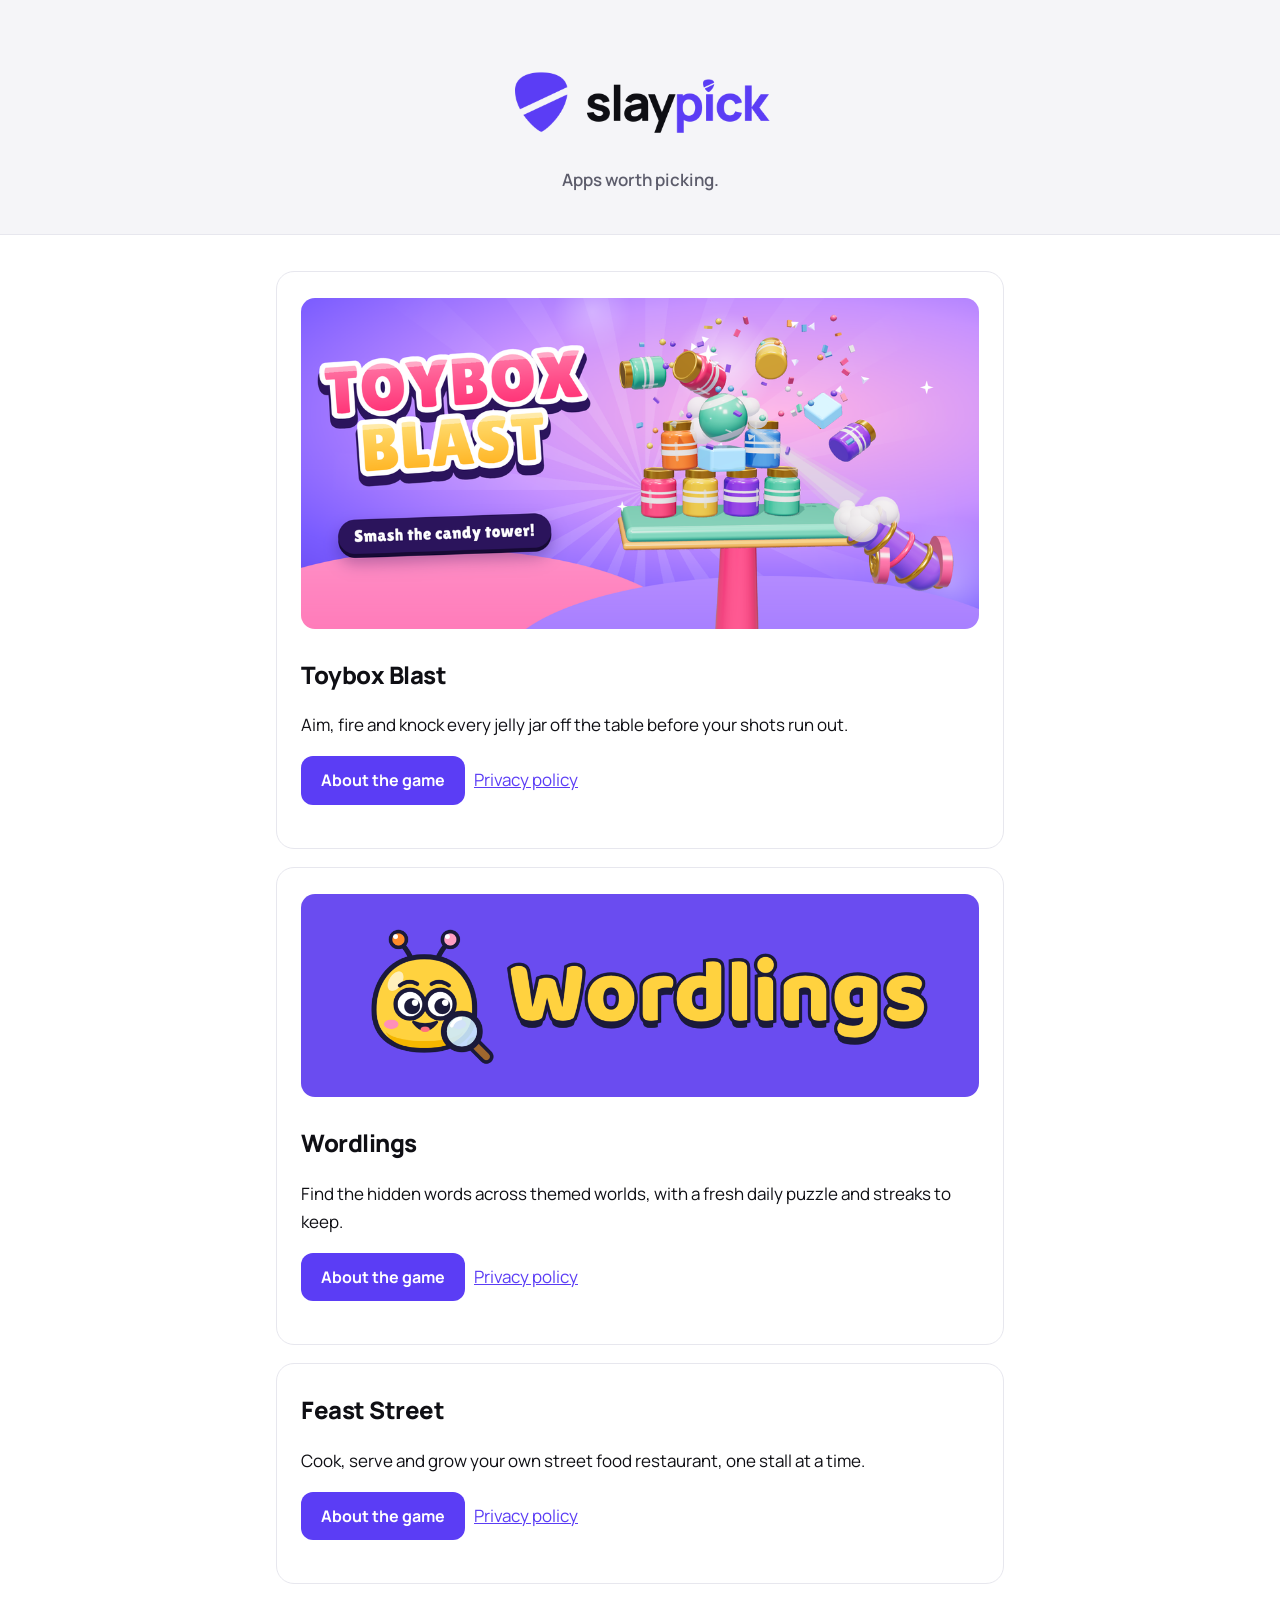
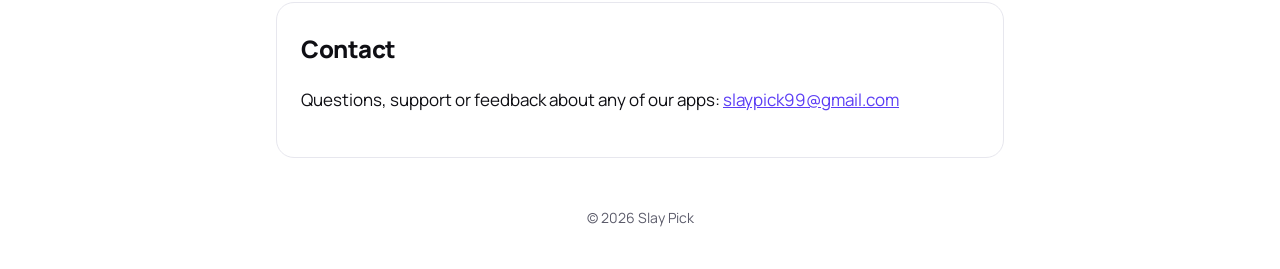
<file: index.html>
<!doctype html>
<html lang="en"><head><meta charset="utf-8"><meta name="viewport" content="width=device-width,initial-scale=1">
<title>Slay Pick</title><meta name="description" content="Slay Pick builds apps worth picking: games, utilities and more.">
<link rel="preconnect" href="https://fonts.googleapis.com"><link href="https://fonts.googleapis.com/css2?family=Manrope:wght@500;600;700;800&display=swap" rel="stylesheet"><link rel="stylesheet" href="/style.css"><link rel="icon" href="/favicon.png"><link rel="apple-touch-icon" href="/apple-touch-icon.png"></head>
<body>
<header><img class="brand logo-light" src="/logo.png" alt="Slay Pick"><img class="brand logo-dark" src="/logo-dark.png" alt="Slay Pick"><p>Apps worth picking.</p></header>
<main>
  <!-- One card per app. To add an app: copy this card, make a folder like /my-app/ with index.html + privacy.html -->
  <div class="card">
    <img class="feature" src="/toybox-blast/feature.png" alt="Toybox Blast: a candy cannon blasting a tower of jelly jars">
    <h2>Toybox Blast</h2>
    <p>Aim, fire and knock every jelly jar off the table before your shots run out.</p>
    <p><a class="btn" href="/toybox-blast">About the game</a> &nbsp; <a href="/toybox-blast/privacy">Privacy policy</a></p>
  </div>
  <div class="card">
    <img class="feature" src="/wordlings/feature.png" alt="Wordlings: the yellow Wordling mascot holding a magnifying glass">
    <h2>Wordlings</h2>
    <p>Find the hidden words across themed worlds, with a fresh daily puzzle and streaks to keep.</p>
    <p><a class="btn" href="/wordlings">About the game</a> &nbsp; <a href="/wordlings/privacy">Privacy policy</a></p>
  </div>
  <div class="card">
    <h2>Feast Street</h2>
    <p>Cook, serve and grow your own street food restaurant, one stall at a time.</p>
    <p><a class="btn" href="/feast-street">About the game</a> &nbsp; <a href="/feast-street/privacy">Privacy policy</a></p>
  </div>
  <div class="card">
    <h2>Contact</h2>
    <p>Questions, support or feedback about any of our apps: <a href="mailto:slaypick99@gmail.com">slaypick99@gmail.com</a></p>
  </div>
</main>
<footer>© 2026 Slay Pick</footer>
</body></html>
</file>
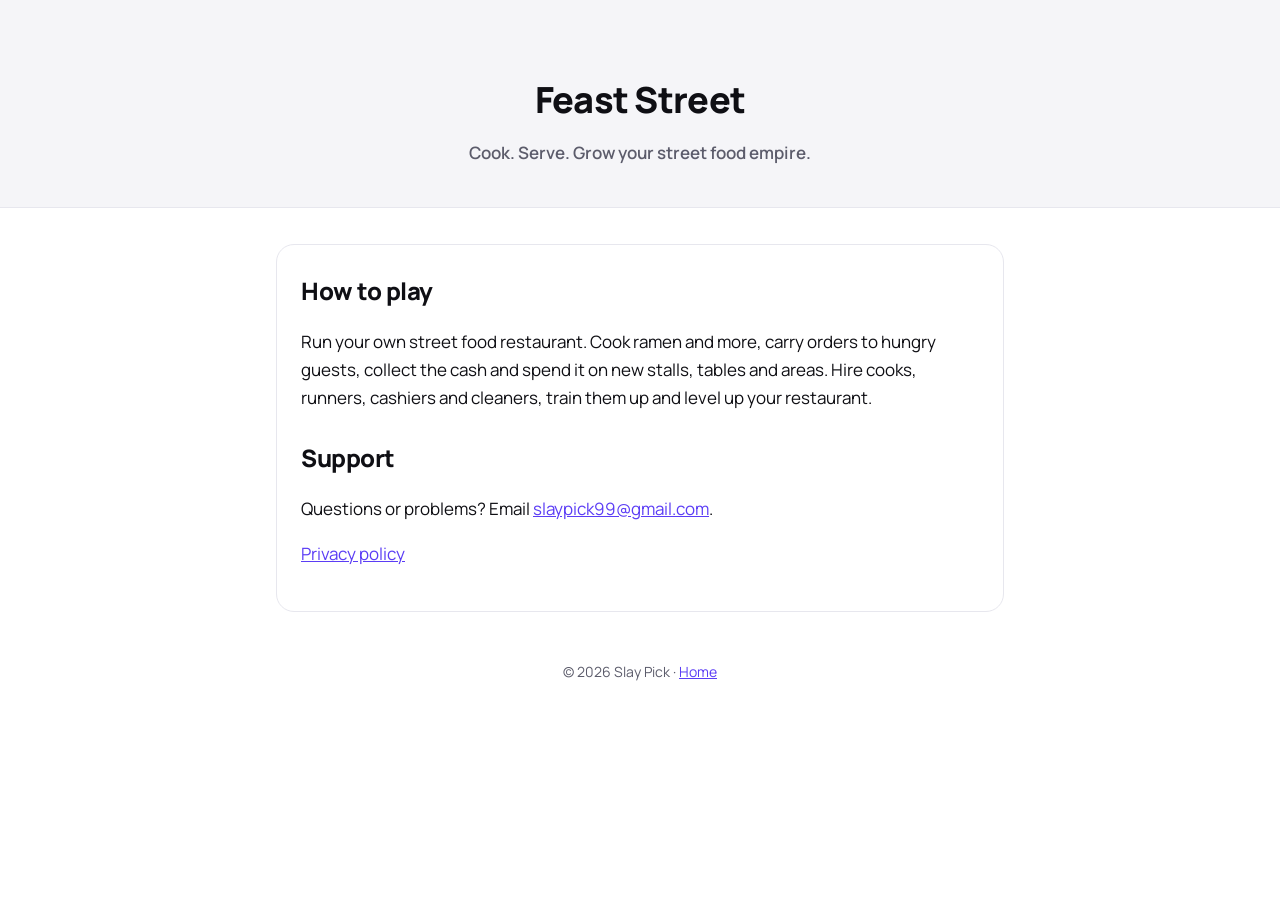
<file: feast-street/index.html>
<!doctype html>
<html lang="en"><head><meta charset="utf-8"><meta name="viewport" content="width=device-width,initial-scale=1">
<title>Feast Street</title><link rel="preconnect" href="https://fonts.googleapis.com"><link href="https://fonts.googleapis.com/css2?family=Manrope:wght@500;600;700;800&display=swap" rel="stylesheet"><link rel="stylesheet" href="/style.css"><link rel="icon" href="/favicon.png"><link rel="apple-touch-icon" href="/apple-touch-icon.png"></head>
<body>
<header><h1>Feast Street</h1><p>Cook. Serve. Grow your street food empire.</p></header>
<main>
  <div class="card">
    <h2>How to play</h2>
    <p>Run your own street food restaurant. Cook ramen and more, carry orders to hungry guests, collect the cash and spend it on new stalls, tables and areas. Hire cooks, runners, cashiers and cleaners, train them up and level up your restaurant.</p>
    <h2>Support</h2>
    <p>Questions or problems? Email <a href="mailto:slaypick99@gmail.com">slaypick99@gmail.com</a>.</p>
    <p><a href="/feast-street/privacy">Privacy policy</a></p>
  </div>
</main>
<footer>© 2026 Slay Pick · <a href="/">Home</a></footer>
</body></html>
</file>
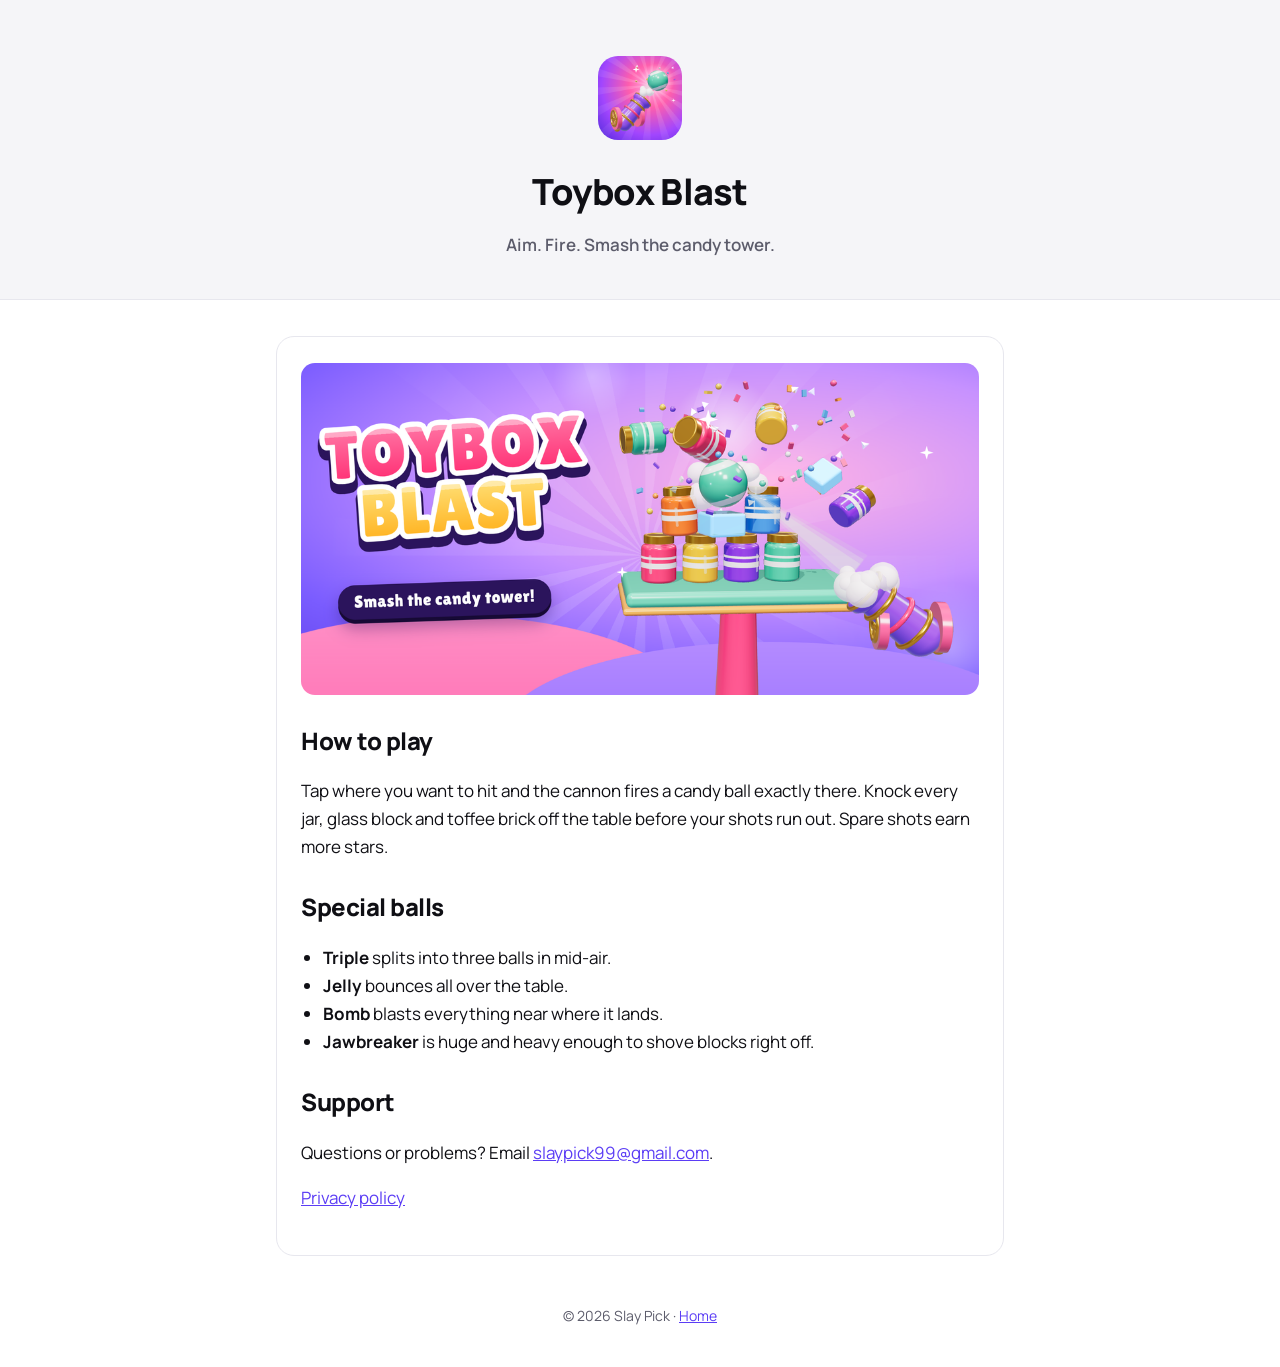
<file: toybox-blast/index.html>
<!doctype html>
<html lang="en"><head><meta charset="utf-8"><meta name="viewport" content="width=device-width,initial-scale=1">
<title>Toybox Blast</title><link rel="preconnect" href="https://fonts.googleapis.com"><link href="https://fonts.googleapis.com/css2?family=Manrope:wght@500;600;700;800&display=swap" rel="stylesheet"><link rel="stylesheet" href="/style.css"><link rel="icon" href="/favicon.png"><link rel="apple-touch-icon" href="/apple-touch-icon.png"></head>
<body>
<header><img src="/toybox-blast/icon.png" alt=""><h1>Toybox Blast</h1><p>Aim. Fire. Smash the candy tower.</p></header>
<main>
  <div class="card">
    <img class="feature" src="/toybox-blast/feature.png" alt="Toybox Blast feature graphic">
    <h2>How to play</h2>
    <p>Tap where you want to hit and the cannon fires a candy ball exactly there. Knock every jar, glass block and toffee brick off the table before your shots run out. Spare shots earn more stars.</p>
    <h2>Special balls</h2>
    <ul>
      <li><b>Triple</b> splits into three balls in mid-air.</li>
      <li><b>Jelly</b> bounces all over the table.</li>
      <li><b>Bomb</b> blasts everything near where it lands.</li>
      <li><b>Jawbreaker</b> is huge and heavy enough to shove blocks right off.</li>
    </ul>
    <h2>Support</h2>
    <p>Questions or problems? Email <a href="mailto:slaypick99@gmail.com">slaypick99@gmail.com</a>.</p>
    <p><a href="/toybox-blast/privacy">Privacy policy</a></p>
  </div>
</main>
<footer>© 2026 Slay Pick · <a href="/">Home</a></footer>
</body></html>
</file>
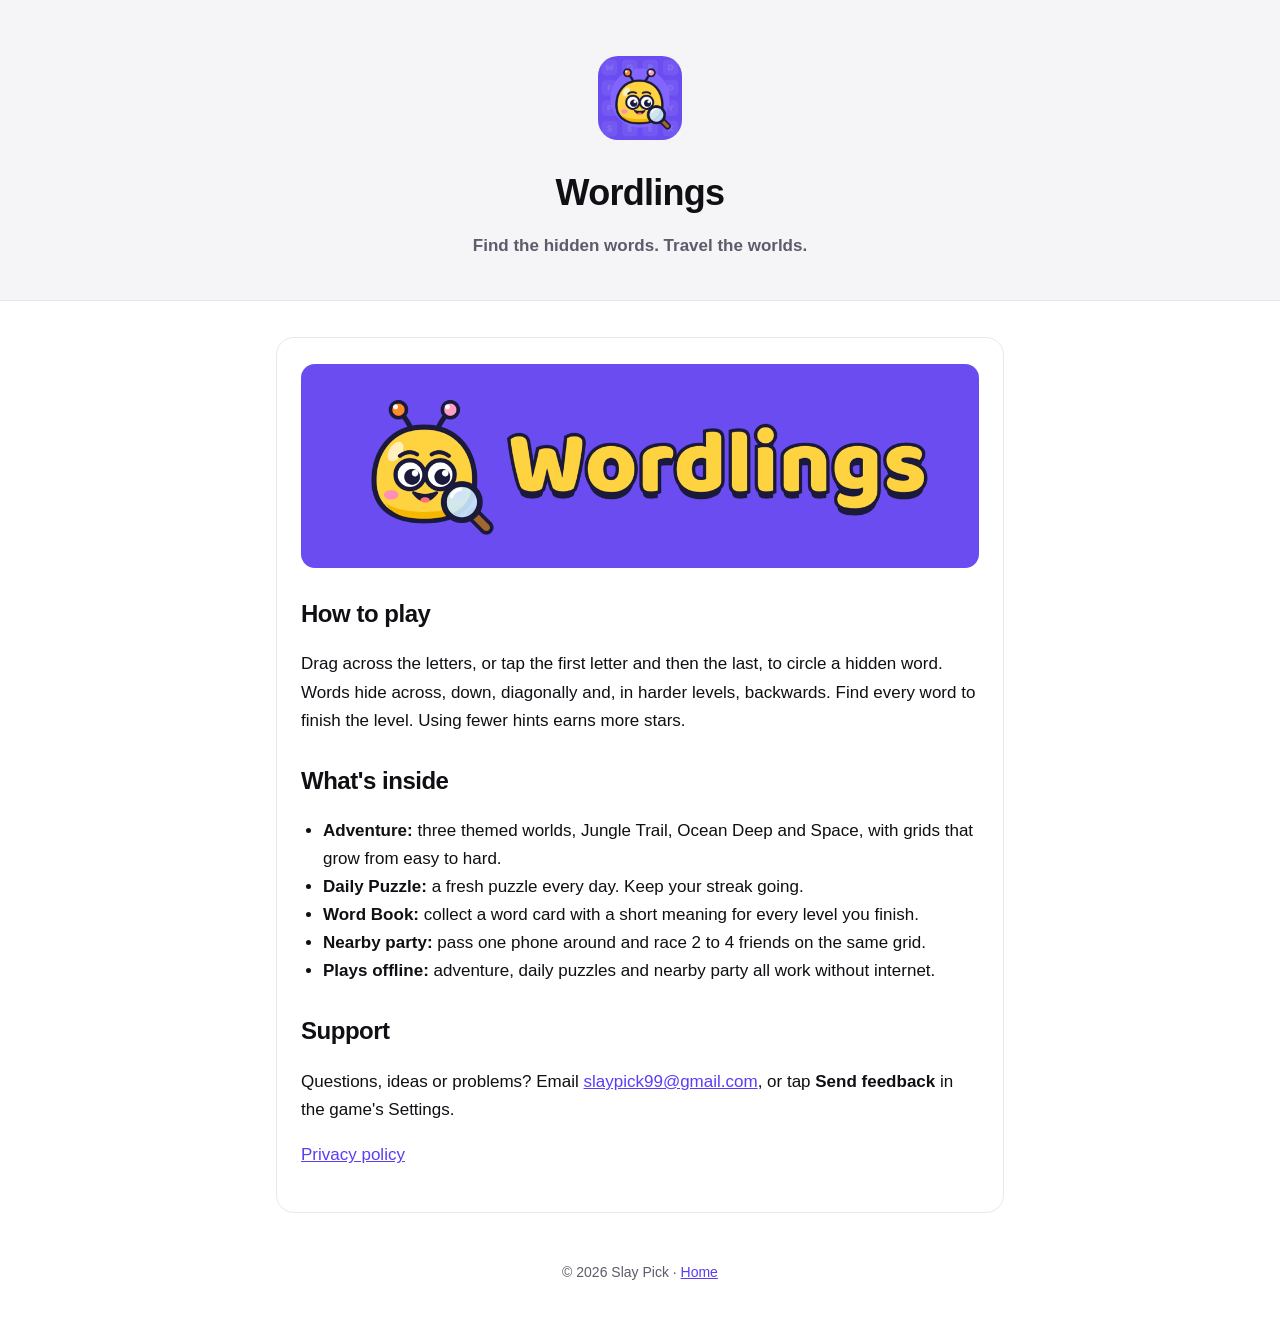
<file: wordlings/index.html>
<!doctype html>
<html lang="en"><head><meta charset="utf-8"><meta name="viewport" content="width=device-width,initial-scale=1">
<title>Wordlings</title><link rel="preconnect" href="https://fonts.googleapis.com"><link href="https://fonts.googleapis.com/css2?family=Lilita+One&display=swap" rel="stylesheet"><link rel="stylesheet" href="/style.css"><link rel="icon" href="/wordlings/icon.png"></head>
<body>
<header><img src="/wordlings/icon.png" alt=""><h1>Wordlings</h1><p>Find the hidden words. Travel the worlds.</p></header>
<main>
  <div class="card">
    <img class="feature" src="/wordlings/feature.png" alt="Wordlings logo with the yellow Wordling mascot holding a magnifying glass">
    <h2>How to play</h2>
    <p>Drag across the letters, or tap the first letter and then the last, to circle a hidden word. Words hide across, down, diagonally and, in harder levels, backwards. Find every word to finish the level. Using fewer hints earns more stars.</p>
    <h2>What's inside</h2>
    <ul>
      <li><b>Adventure:</b> three themed worlds, Jungle Trail, Ocean Deep and Space, with grids that grow from easy to hard.</li>
      <li><b>Daily Puzzle:</b> a fresh puzzle every day. Keep your streak going.</li>
      <li><b>Word Book:</b> collect a word card with a short meaning for every level you finish.</li>
      <li><b>Nearby party:</b> pass one phone around and race 2 to 4 friends on the same grid.</li>
      <li><b>Plays offline:</b> adventure, daily puzzles and nearby party all work without internet.</li>
    </ul>
    <h2>Support</h2>
    <p>Questions, ideas or problems? Email <a href="mailto:slaypick99@gmail.com">slaypick99@gmail.com</a>, or tap <b>Send feedback</b> in the game's Settings.</p>
    <p><a href="/wordlings/privacy">Privacy policy</a></p>
  </div>
</main>
<footer>© 2026 Slay Pick · <a href="/">Home</a></footer>
</body></html>
</file>
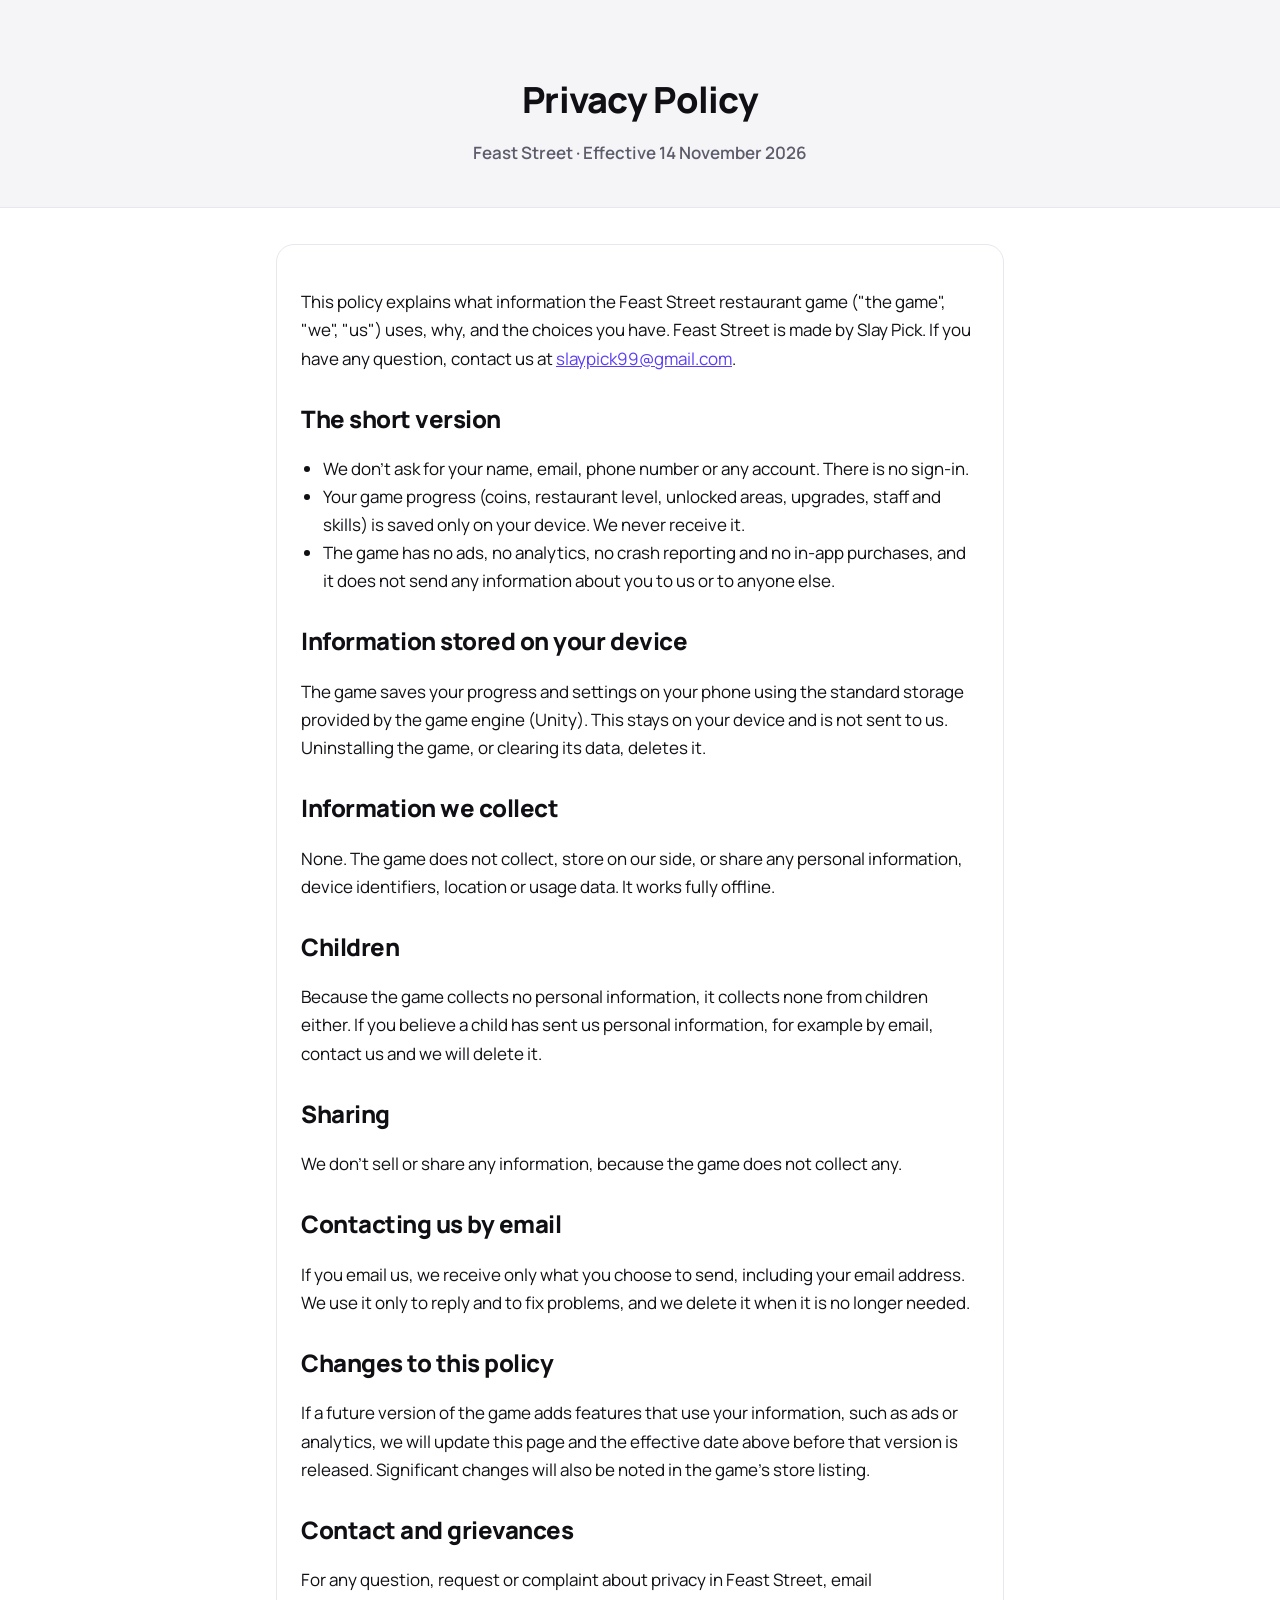
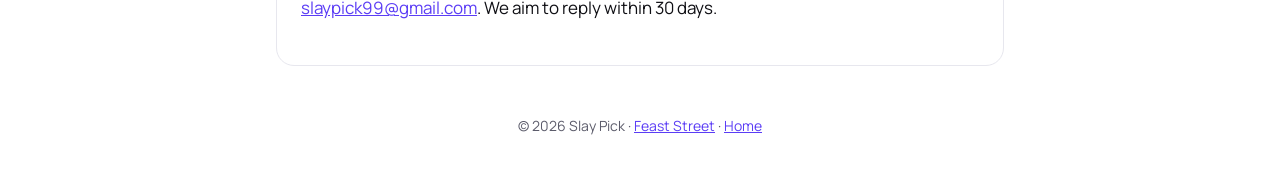
<file: feast-street/privacy.html>
<!doctype html>
<html lang="en"><head><meta charset="utf-8"><meta name="viewport" content="width=device-width,initial-scale=1">
<title>Feast Street Privacy Policy</title>
<link rel="preconnect" href="https://fonts.googleapis.com"><link href="https://fonts.googleapis.com/css2?family=Manrope:wght@500;600;700;800&display=swap" rel="stylesheet">
<link rel="stylesheet" href="/style.css"><link rel="icon" href="/favicon.png"><link rel="apple-touch-icon" href="/apple-touch-icon.png"></head>
<body>
<header><h1>Privacy Policy</h1><p>Feast Street · Effective 14 November 2026</p></header>
<main><div class="card">

<p>This policy explains what information the Feast Street restaurant game ("the game", "we", "us") uses, why, and the choices you have. Feast Street is made by Slay Pick. If you have any question, contact us at <a href="mailto:slaypick99@gmail.com">slaypick99@gmail.com</a>.</p>

<h2>The short version</h2>
<ul>
  <li>We don't ask for your name, email, phone number or any account. There is no sign-in.</li>
  <li>Your game progress (coins, restaurant level, unlocked areas, upgrades, staff and skills) is saved only on your device. We never receive it.</li>
  <li>The game has no ads, no analytics, no crash reporting and no in-app purchases, and it does not send any information about you to us or to anyone else.</li>
</ul>

<h2>Information stored on your device</h2>
<p>The game saves your progress and settings on your phone using the standard storage provided by the game engine (Unity). This stays on your device and is not sent to us. Uninstalling the game, or clearing its data, deletes it.</p>

<h2>Information we collect</h2>
<p>None. The game does not collect, store on our side, or share any personal information, device identifiers, location or usage data. It works fully offline.</p>

<h2>Children</h2>
<p>Because the game collects no personal information, it collects none from children either. If you believe a child has sent us personal information, for example by email, contact us and we will delete it.</p>

<h2>Sharing</h2>
<p>We don't sell or share any information, because the game does not collect any.</p>

<h2>Contacting us by email</h2>
<p>If you email us, we receive only what you choose to send, including your email address. We use it only to reply and to fix problems, and we delete it when it is no longer needed.</p>

<h2>Changes to this policy</h2>
<p>If a future version of the game adds features that use your information, such as ads or analytics, we will update this page and the effective date above before that version is released. Significant changes will also be noted in the game's store listing.</p>

<h2>Contact and grievances</h2>
<p>For any question, request or complaint about privacy in Feast Street, email <a href="mailto:slaypick99@gmail.com">slaypick99@gmail.com</a>. We aim to reply within 30 days.</p>

</div></main>
<footer>© 2026 Slay Pick · <a href="/feast-street">Feast Street</a> · <a href="/">Home</a></footer>
</body></html>
</file>
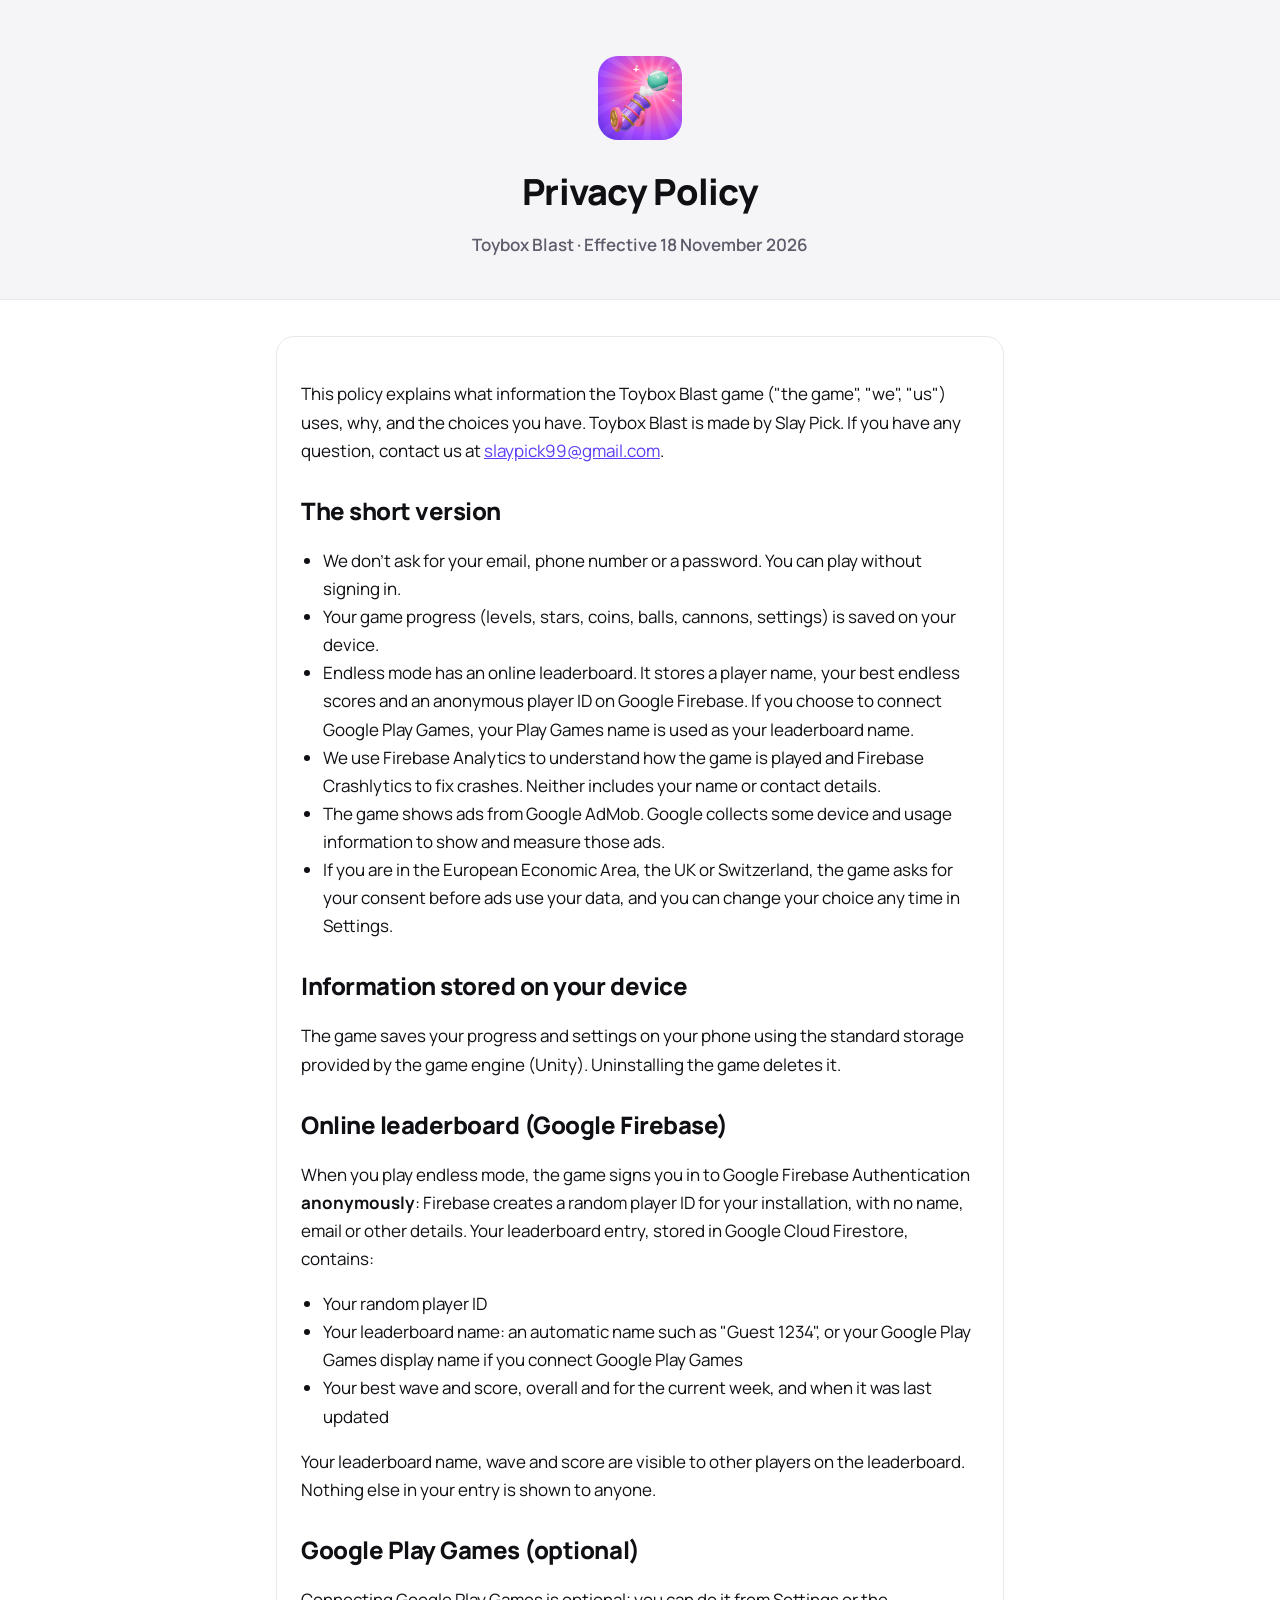
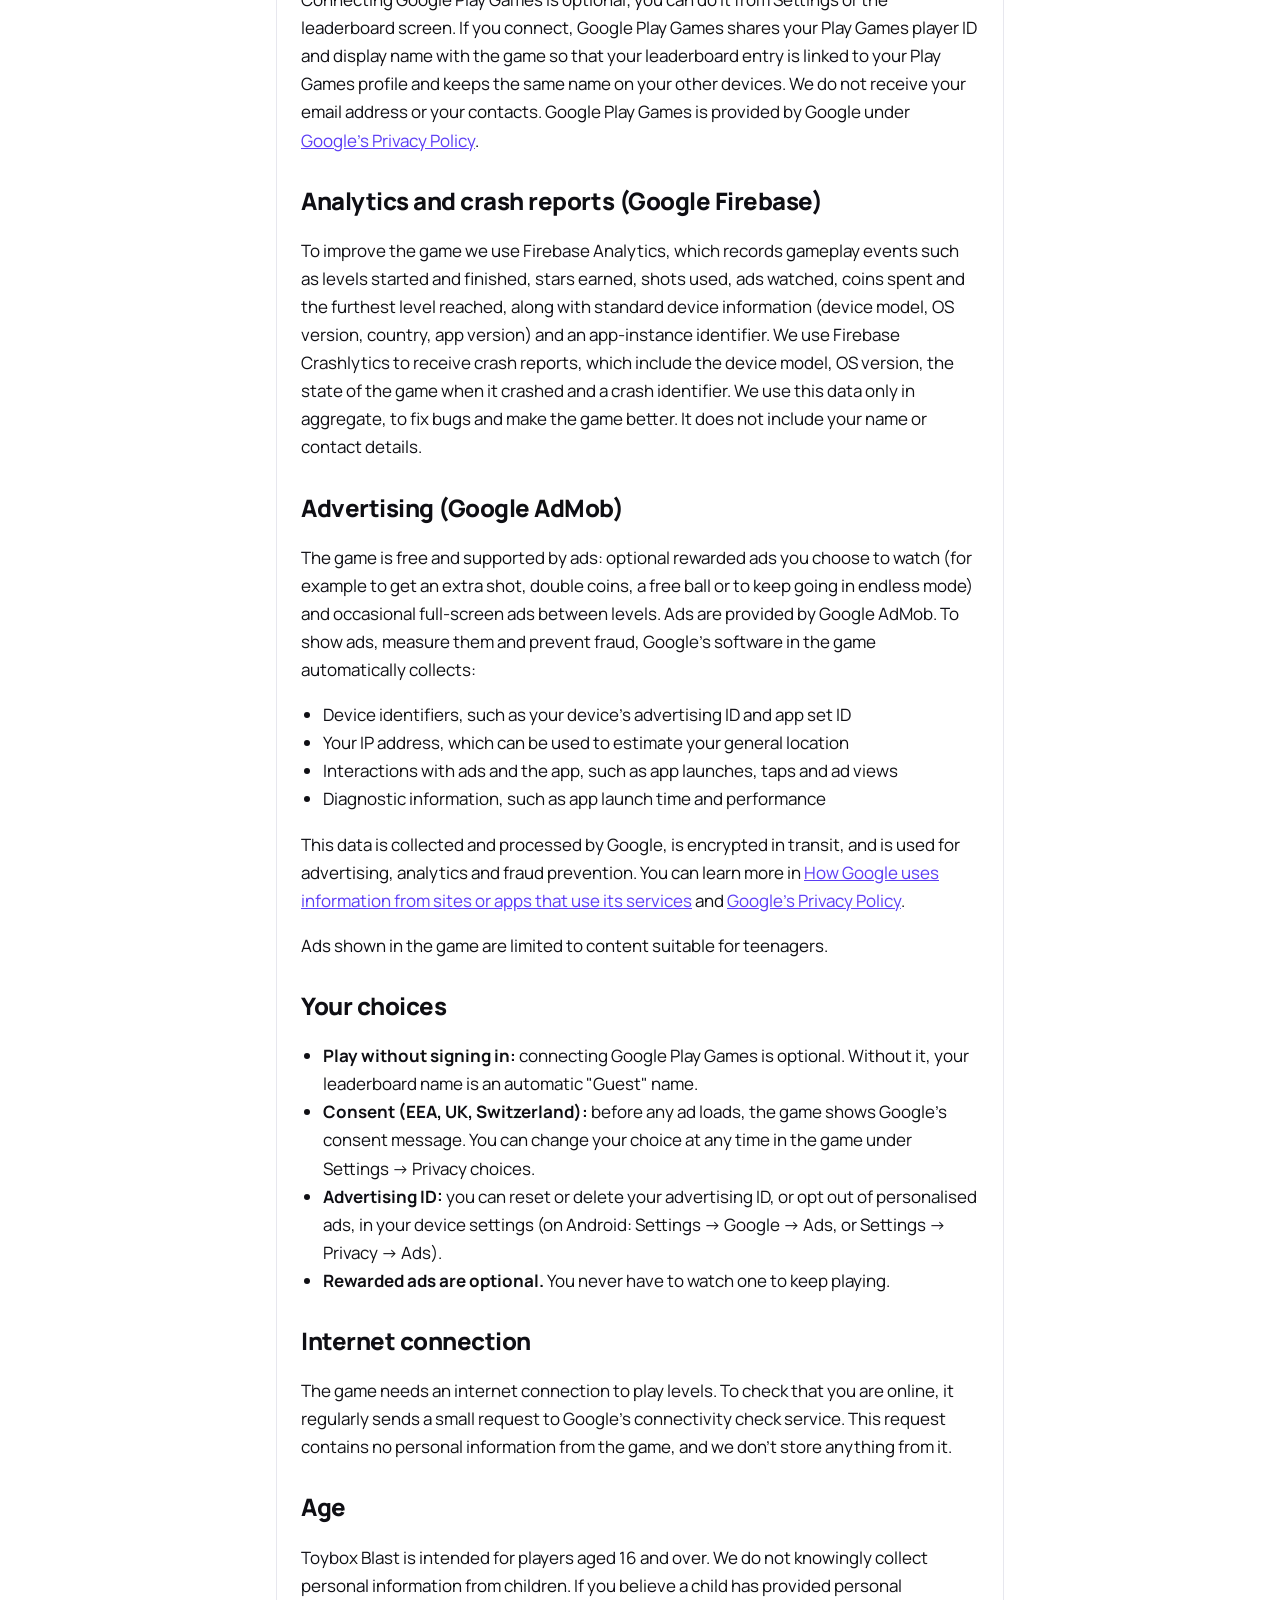
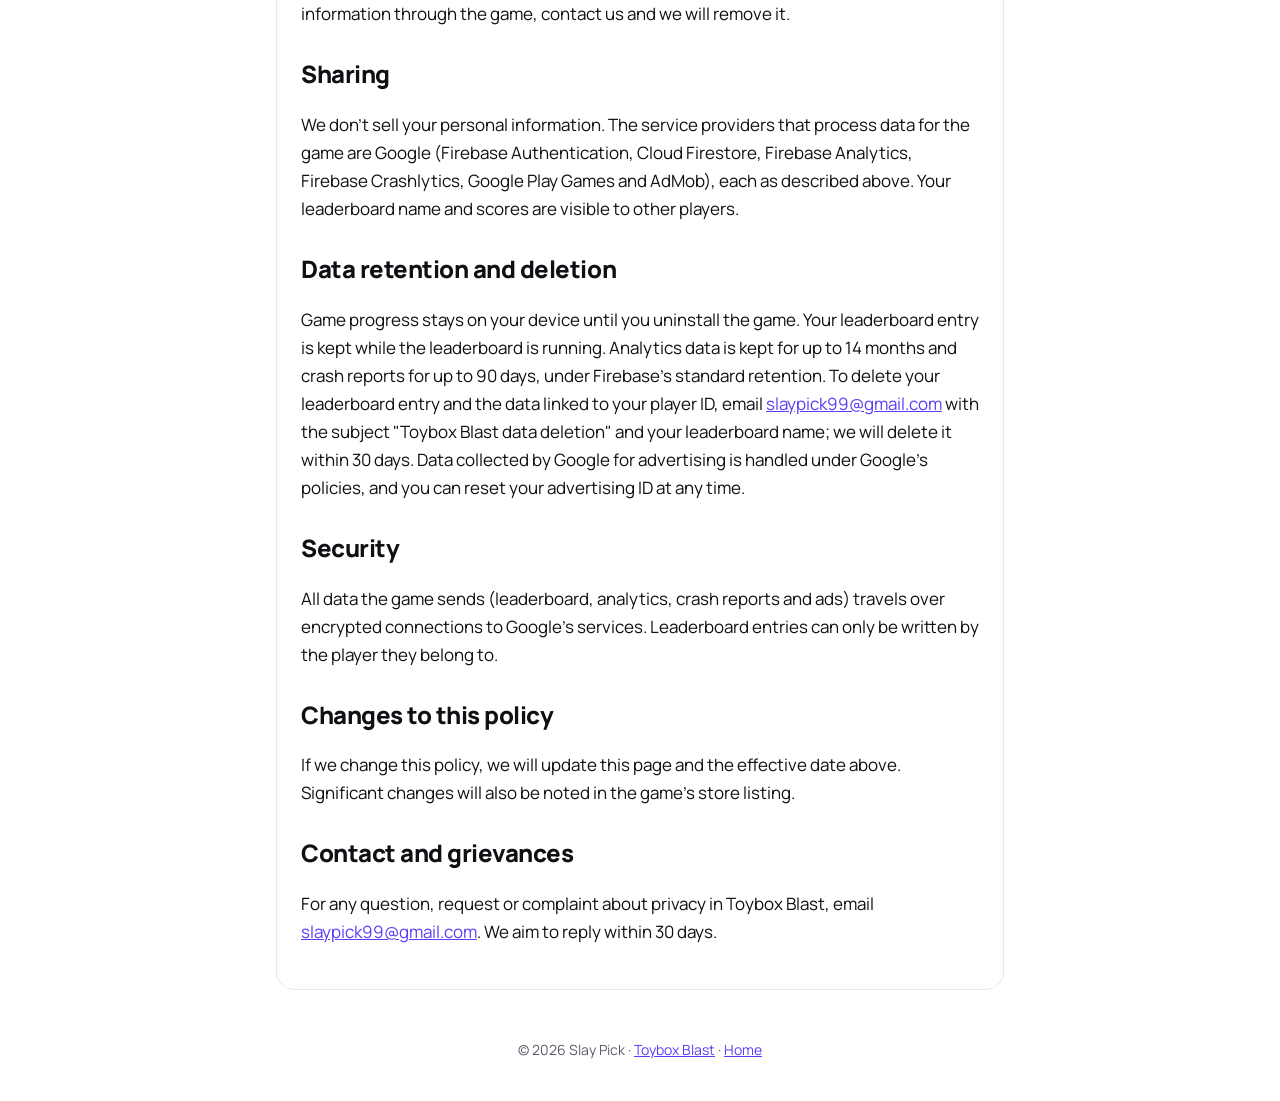
<file: toybox-blast/privacy.html>
<!doctype html>
<html lang="en"><head><meta charset="utf-8"><meta name="viewport" content="width=device-width,initial-scale=1">
<title>Toybox Blast Privacy Policy</title>
<link rel="preconnect" href="https://fonts.googleapis.com"><link href="https://fonts.googleapis.com/css2?family=Manrope:wght@500;600;700;800&display=swap" rel="stylesheet">
<link rel="stylesheet" href="/style.css"><link rel="icon" href="/favicon.png"><link rel="apple-touch-icon" href="/apple-touch-icon.png"></head>
<body>
<header><img src="/toybox-blast/icon.png" alt=""><h1>Privacy Policy</h1><p>Toybox Blast · Effective 18 November 2026</p></header>
<main><div class="card">

<p>This policy explains what information the Toybox Blast game ("the game", "we", "us") uses, why, and the choices you have. Toybox Blast is made by Slay Pick. If you have any question, contact us at <a href="mailto:slaypick99@gmail.com">slaypick99@gmail.com</a>.</p>

<h2>The short version</h2>
<ul>
  <li>We don't ask for your email, phone number or a password. You can play without signing in.</li>
  <li>Your game progress (levels, stars, coins, balls, cannons, settings) is saved on your device.</li>
  <li>Endless mode has an online leaderboard. It stores a player name, your best endless scores and an anonymous player ID on Google Firebase. If you choose to connect Google Play Games, your Play Games name is used as your leaderboard name.</li>
  <li>We use Firebase Analytics to understand how the game is played and Firebase Crashlytics to fix crashes. Neither includes your name or contact details.</li>
  <li>The game shows ads from Google AdMob. Google collects some device and usage information to show and measure those ads.</li>
  <li>If you are in the European Economic Area, the UK or Switzerland, the game asks for your consent before ads use your data, and you can change your choice any time in Settings.</li>
</ul>

<h2>Information stored on your device</h2>
<p>The game saves your progress and settings on your phone using the standard storage provided by the game engine (Unity). Uninstalling the game deletes it.</p>

<h2>Online leaderboard (Google Firebase)</h2>
<p>When you play endless mode, the game signs you in to Google Firebase Authentication <b>anonymously</b>: Firebase creates a random player ID for your installation, with no name, email or other details. Your leaderboard entry, stored in Google Cloud Firestore, contains:</p>
<ul>
  <li>Your random player ID</li>
  <li>Your leaderboard name: an automatic name such as "Guest 1234", or your Google Play Games display name if you connect Google Play Games</li>
  <li>Your best wave and score, overall and for the current week, and when it was last updated</li>
</ul>
<p>Your leaderboard name, wave and score are visible to other players on the leaderboard. Nothing else in your entry is shown to anyone.</p>

<h2>Google Play Games (optional)</h2>
<p>Connecting Google Play Games is optional; you can do it from Settings or the leaderboard screen. If you connect, Google Play Games shares your Play Games player ID and display name with the game so that your leaderboard entry is linked to your Play Games profile and keeps the same name on your other devices. We do not receive your email address or your contacts. Google Play Games is provided by Google under <a href="https://policies.google.com/privacy" rel="noopener">Google's Privacy Policy</a>.</p>

<h2>Analytics and crash reports (Google Firebase)</h2>
<p>To improve the game we use Firebase Analytics, which records gameplay events such as levels started and finished, stars earned, shots used, ads watched, coins spent and the furthest level reached, along with standard device information (device model, OS version, country, app version) and an app-instance identifier. We use Firebase Crashlytics to receive crash reports, which include the device model, OS version, the state of the game when it crashed and a crash identifier. We use this data only in aggregate, to fix bugs and make the game better. It does not include your name or contact details.</p>

<h2>Advertising (Google AdMob)</h2>
<p>The game is free and supported by ads: optional rewarded ads you choose to watch (for example to get an extra shot, double coins, a free ball or to keep going in endless mode) and occasional full-screen ads between levels. Ads are provided by Google AdMob. To show ads, measure them and prevent fraud, Google's software in the game automatically collects:</p>
<ul>
  <li>Device identifiers, such as your device's advertising ID and app set ID</li>
  <li>Your IP address, which can be used to estimate your general location</li>
  <li>Interactions with ads and the app, such as app launches, taps and ad views</li>
  <li>Diagnostic information, such as app launch time and performance</li>
</ul>
<p>This data is collected and processed by Google, is encrypted in transit, and is used for advertising, analytics and fraud prevention. You can learn more in <a href="https://policies.google.com/technologies/partner-sites" rel="noopener">How Google uses information from sites or apps that use its services</a> and <a href="https://policies.google.com/privacy" rel="noopener">Google's Privacy Policy</a>.</p>
<p>Ads shown in the game are limited to content suitable for teenagers.</p>

<h2>Your choices</h2>
<ul>
  <li><b>Play without signing in:</b> connecting Google Play Games is optional. Without it, your leaderboard name is an automatic "Guest" name.</li>
  <li><b>Consent (EEA, UK, Switzerland):</b> before any ad loads, the game shows Google's consent message. You can change your choice at any time in the game under Settings → Privacy choices.</li>
  <li><b>Advertising ID:</b> you can reset or delete your advertising ID, or opt out of personalised ads, in your device settings (on Android: Settings → Google → Ads, or Settings → Privacy → Ads).</li>
  <li><b>Rewarded ads are optional.</b> You never have to watch one to keep playing.</li>
</ul>

<h2>Internet connection</h2>
<p>The game needs an internet connection to play levels. To check that you are online, it regularly sends a small request to Google's connectivity check service. This request contains no personal information from the game, and we don't store anything from it.</p>

<h2>Age</h2>
<p>Toybox Blast is intended for players aged 16 and over. We do not knowingly collect personal information from children. If you believe a child has provided personal information through the game, contact us and we will remove it.</p>

<h2>Sharing</h2>
<p>We don't sell your personal information. The service providers that process data for the game are Google (Firebase Authentication, Cloud Firestore, Firebase Analytics, Firebase Crashlytics, Google Play Games and AdMob), each as described above. Your leaderboard name and scores are visible to other players.</p>

<h2 id="delete">Data retention and deletion</h2>
<p>Game progress stays on your device until you uninstall the game. Your leaderboard entry is kept while the leaderboard is running. Analytics data is kept for up to 14 months and crash reports for up to 90 days, under Firebase's standard retention. To delete your leaderboard entry and the data linked to your player ID, email <a href="mailto:slaypick99@gmail.com?subject=Toybox%20Blast%20data%20deletion">slaypick99@gmail.com</a> with the subject "Toybox Blast data deletion" and your leaderboard name; we will delete it within 30 days. Data collected by Google for advertising is handled under Google's policies, and you can reset your advertising ID at any time.</p>

<h2>Security</h2>
<p>All data the game sends (leaderboard, analytics, crash reports and ads) travels over encrypted connections to Google's services. Leaderboard entries can only be written by the player they belong to.</p>

<h2>Changes to this policy</h2>
<p>If we change this policy, we will update this page and the effective date above. Significant changes will also be noted in the game's store listing.</p>

<h2>Contact and grievances</h2>
<p>For any question, request or complaint about privacy in Toybox Blast, email <a href="mailto:slaypick99@gmail.com">slaypick99@gmail.com</a>. We aim to reply within 30 days.</p>

</div></main>
<footer>© 2026 Slay Pick · <a href="/toybox-blast">Toybox Blast</a> · <a href="/">Home</a></footer>
</body></html>
</file>
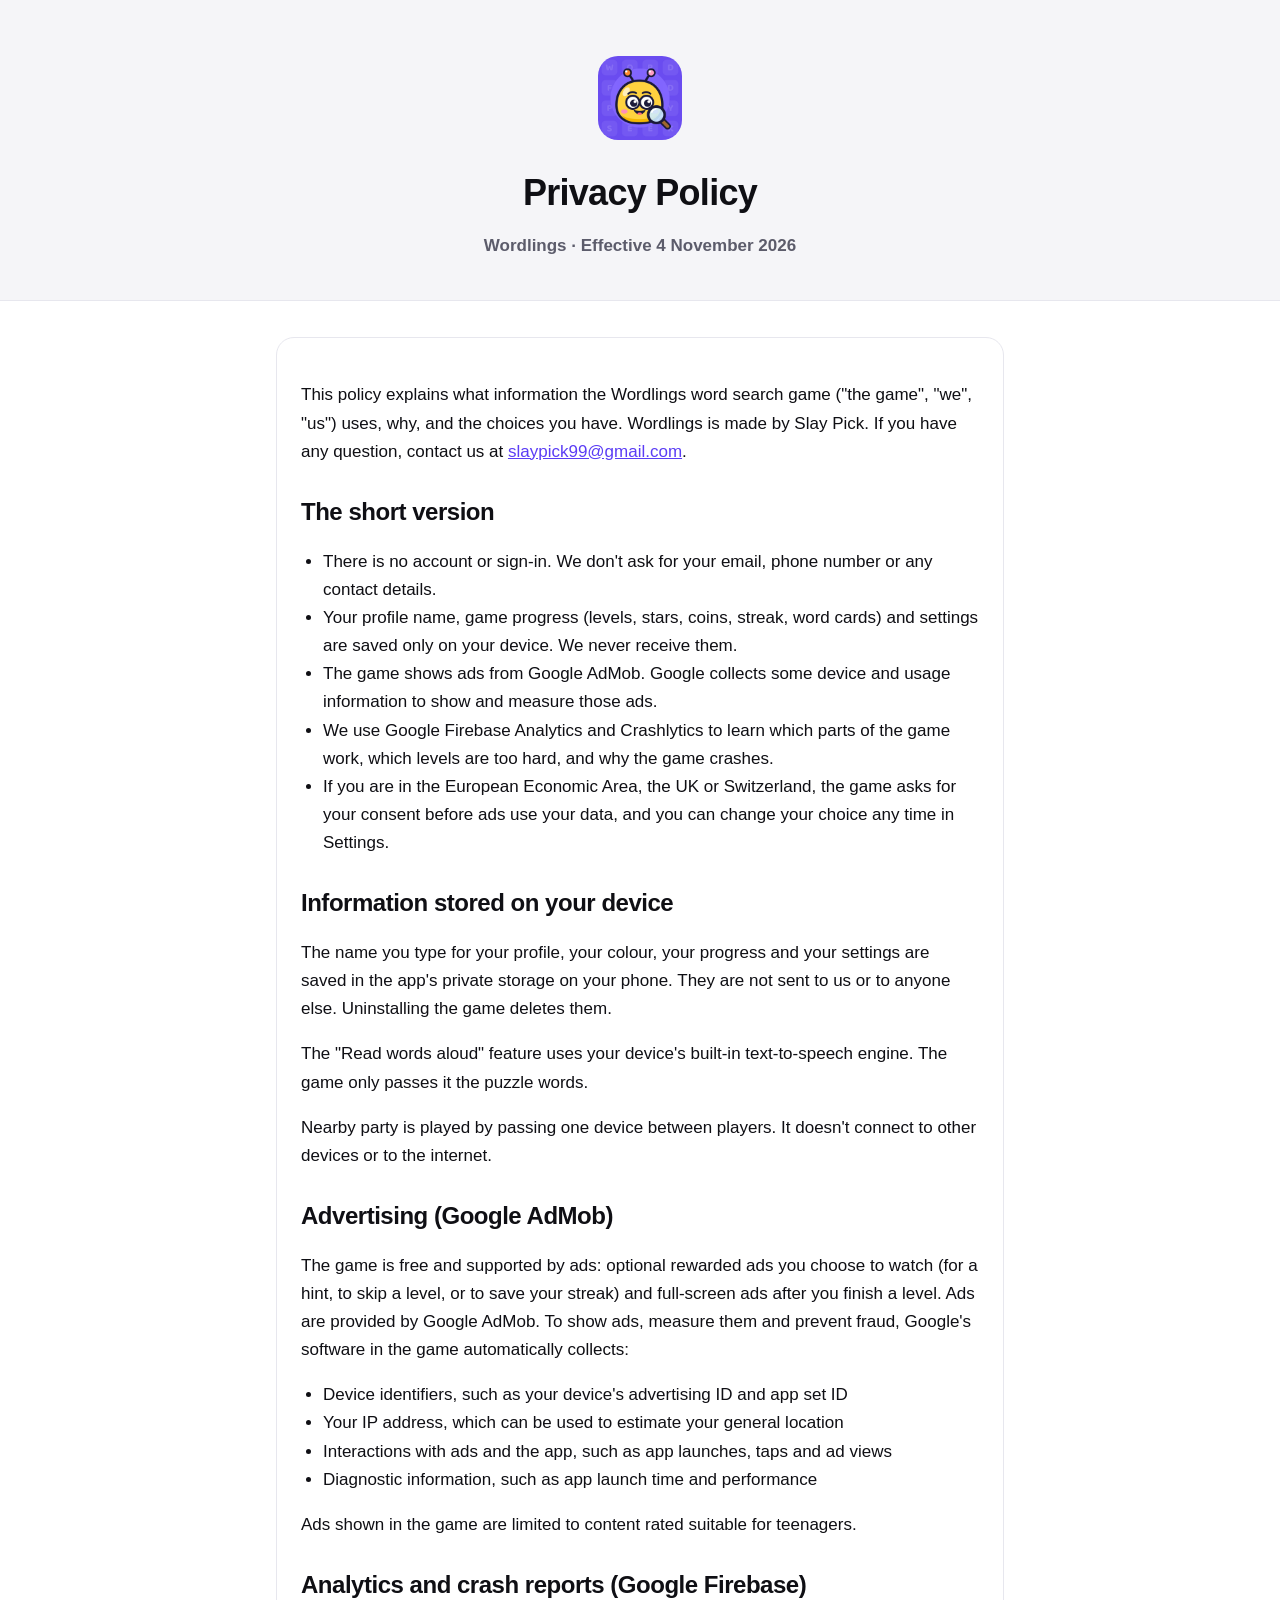
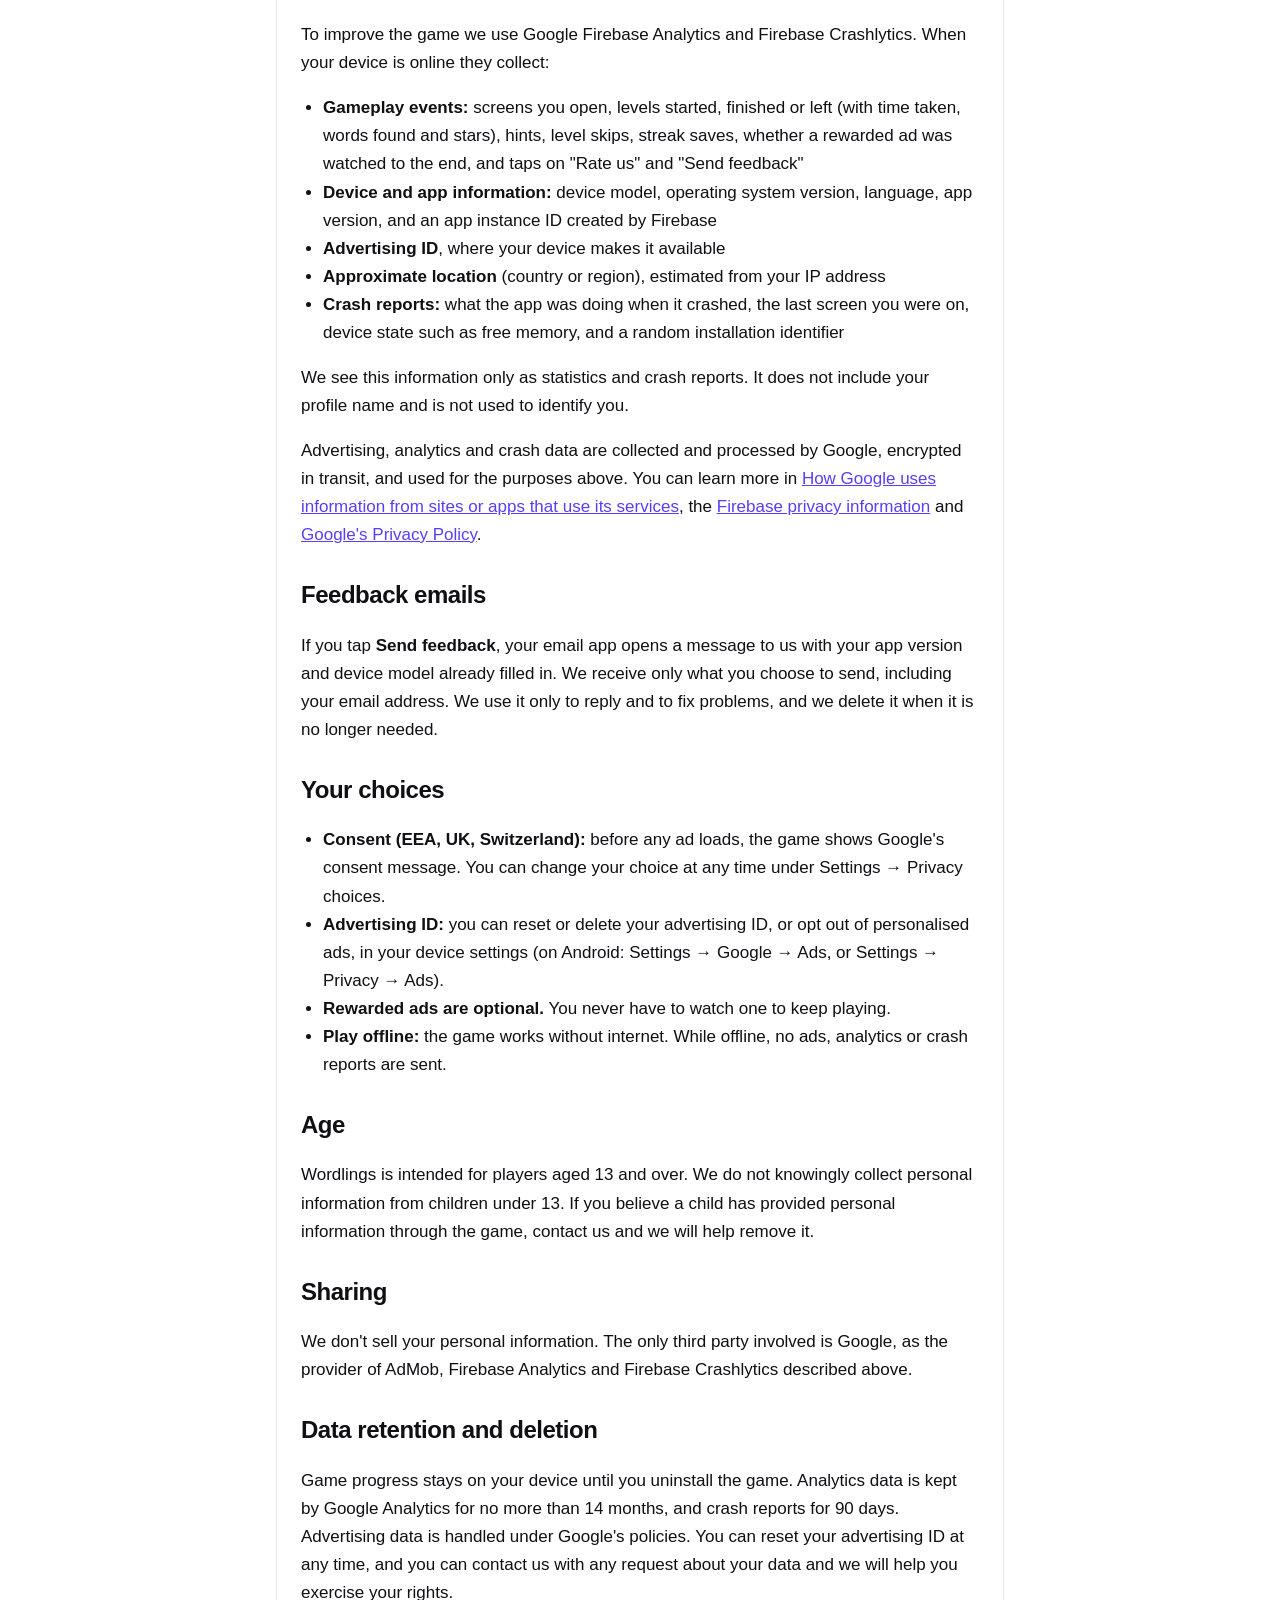
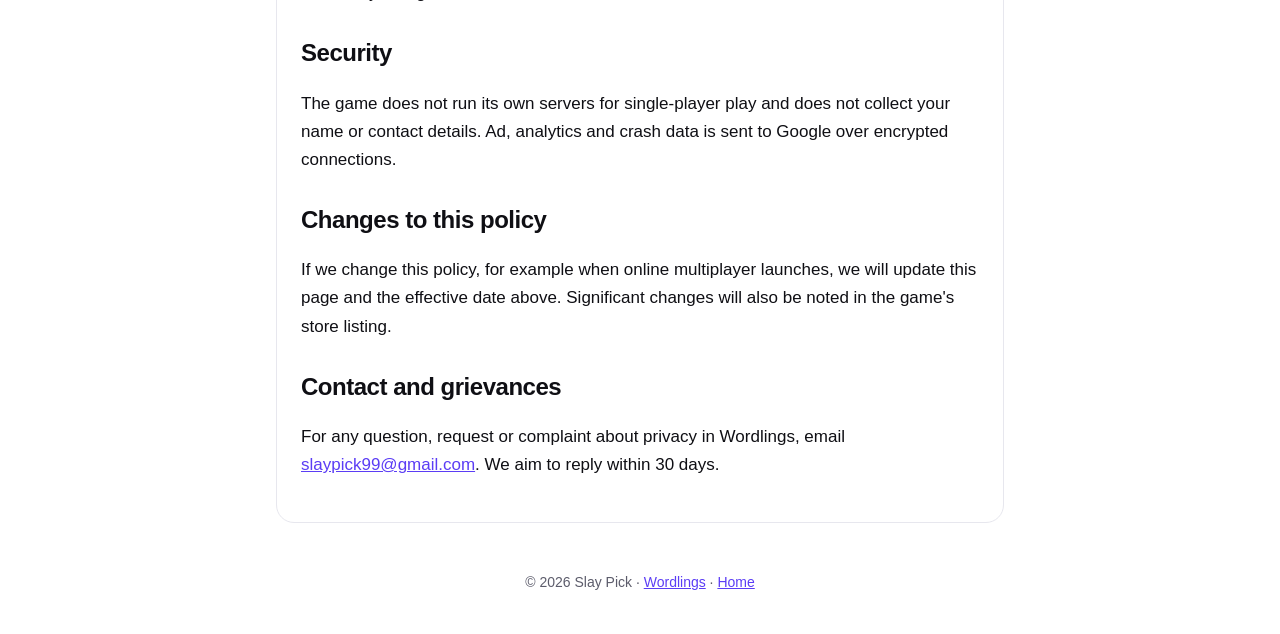
<file: wordlings/privacy.html>
<!doctype html>
<html lang="en"><head><meta charset="utf-8"><meta name="viewport" content="width=device-width,initial-scale=1">
<title>Wordlings Privacy Policy</title>
<link rel="preconnect" href="https://fonts.googleapis.com"><link href="https://fonts.googleapis.com/css2?family=Lilita+One&display=swap" rel="stylesheet">
<link rel="stylesheet" href="/style.css"><link rel="icon" href="/wordlings/icon.png"></head>
<body>
<header><img src="/wordlings/icon.png" alt=""><h1>Privacy Policy</h1><p>Wordlings · Effective 4 November 2026</p></header>
<main><div class="card">

<p>This policy explains what information the Wordlings word search game ("the game", "we", "us") uses, why, and the choices you have. Wordlings is made by Slay Pick. If you have any question, contact us at <a href="mailto:slaypick99@gmail.com">slaypick99@gmail.com</a>.</p>

<h2>The short version</h2>
<ul>
  <li>There is no account or sign-in. We don't ask for your email, phone number or any contact details.</li>
  <li>Your profile name, game progress (levels, stars, coins, streak, word cards) and settings are saved only on your device. We never receive them.</li>
  <li>The game shows ads from Google AdMob. Google collects some device and usage information to show and measure those ads.</li>
  <li>We use Google Firebase Analytics and Crashlytics to learn which parts of the game work, which levels are too hard, and why the game crashes.</li>
  <li>If you are in the European Economic Area, the UK or Switzerland, the game asks for your consent before ads use your data, and you can change your choice any time in Settings.</li>
</ul>

<h2>Information stored on your device</h2>
<p>The name you type for your profile, your colour, your progress and your settings are saved in the app's private storage on your phone. They are not sent to us or to anyone else. Uninstalling the game deletes them.</p>
<p>The "Read words aloud" feature uses your device's built-in text-to-speech engine. The game only passes it the puzzle words.</p>
<p>Nearby party is played by passing one device between players. It doesn't connect to other devices or to the internet.</p>

<h2>Advertising (Google AdMob)</h2>
<p>The game is free and supported by ads: optional rewarded ads you choose to watch (for a hint, to skip a level, or to save your streak) and full-screen ads after you finish a level. Ads are provided by Google AdMob. To show ads, measure them and prevent fraud, Google's software in the game automatically collects:</p>
<ul>
  <li>Device identifiers, such as your device's advertising ID and app set ID</li>
  <li>Your IP address, which can be used to estimate your general location</li>
  <li>Interactions with ads and the app, such as app launches, taps and ad views</li>
  <li>Diagnostic information, such as app launch time and performance</li>
</ul>
<p>Ads shown in the game are limited to content rated suitable for teenagers.</p>

<h2>Analytics and crash reports (Google Firebase)</h2>
<p>To improve the game we use Google Firebase Analytics and Firebase Crashlytics. When your device is online they collect:</p>
<ul>
  <li><b>Gameplay events:</b> screens you open, levels started, finished or left (with time taken, words found and stars), hints, level skips, streak saves, whether a rewarded ad was watched to the end, and taps on "Rate us" and "Send feedback"</li>
  <li><b>Device and app information:</b> device model, operating system version, language, app version, and an app instance ID created by Firebase</li>
  <li><b>Advertising ID</b>, where your device makes it available</li>
  <li><b>Approximate location</b> (country or region), estimated from your IP address</li>
  <li><b>Crash reports:</b> what the app was doing when it crashed, the last screen you were on, device state such as free memory, and a random installation identifier</li>
</ul>
<p>We see this information only as statistics and crash reports. It does not include your profile name and is not used to identify you.</p>

<p>Advertising, analytics and crash data are collected and processed by Google, encrypted in transit, and used for the purposes above. You can learn more in <a href="https://policies.google.com/technologies/partner-sites" rel="noopener">How Google uses information from sites or apps that use its services</a>, the <a href="https://firebase.google.com/support/privacy" rel="noopener">Firebase privacy information</a> and <a href="https://policies.google.com/privacy" rel="noopener">Google's Privacy Policy</a>.</p>

<h2>Feedback emails</h2>
<p>If you tap <b>Send feedback</b>, your email app opens a message to us with your app version and device model already filled in. We receive only what you choose to send, including your email address. We use it only to reply and to fix problems, and we delete it when it is no longer needed.</p>

<h2>Your choices</h2>
<ul>
  <li><b>Consent (EEA, UK, Switzerland):</b> before any ad loads, the game shows Google's consent message. You can change your choice at any time under Settings → Privacy choices.</li>
  <li><b>Advertising ID:</b> you can reset or delete your advertising ID, or opt out of personalised ads, in your device settings (on Android: Settings → Google → Ads, or Settings → Privacy → Ads).</li>
  <li><b>Rewarded ads are optional.</b> You never have to watch one to keep playing.</li>
  <li><b>Play offline:</b> the game works without internet. While offline, no ads, analytics or crash reports are sent.</li>
</ul>

<h2>Age</h2>
<p>Wordlings is intended for players aged 13 and over. We do not knowingly collect personal information from children under 13. If you believe a child has provided personal information through the game, contact us and we will help remove it.</p>

<h2>Sharing</h2>
<p>We don't sell your personal information. The only third party involved is Google, as the provider of AdMob, Firebase Analytics and Firebase Crashlytics described above.</p>

<h2>Data retention and deletion</h2>
<p>Game progress stays on your device until you uninstall the game. Analytics data is kept by Google Analytics for no more than 14 months, and crash reports for 90 days. Advertising data is handled under Google's policies. You can reset your advertising ID at any time, and you can contact us with any request about your data and we will help you exercise your rights.</p>

<h2>Security</h2>
<p>The game does not run its own servers for single-player play and does not collect your name or contact details. Ad, analytics and crash data is sent to Google over encrypted connections.</p>

<h2>Changes to this policy</h2>
<p>If we change this policy, for example when online multiplayer launches, we will update this page and the effective date above. Significant changes will also be noted in the game's store listing.</p>

<h2>Contact and grievances</h2>
<p>For any question, request or complaint about privacy in Wordlings, email <a href="mailto:slaypick99@gmail.com">slaypick99@gmail.com</a>. We aim to reply within 30 days.</p>

</div></main>
<footer>© 2026 Slay Pick · <a href="/wordlings">Wordlings</a> · <a href="/">Home</a></footer>
</body></html>
</file>
<file: style.css>
:root { --ink: #0F0F14; --accent: #5B3DF5; --accent-2: #8B74FF; --bg: #FFFFFF; --soft: #F5F5F8; --card: #FFFFFF; --muted: #5C5C6B; --line: #E7E7EE; }
@media (prefers-color-scheme: dark) { :root { --ink: #F2F2F7; --bg: #0F0F14; --soft: #17171F; --card: #17171F; --muted: #A3A3B2; --line: #26262F; --accent: #8B74FF; } }
* { box-sizing: border-box; }
body { margin: 0; background: var(--bg); color: var(--ink); font: 17px/1.65 "Manrope", -apple-system, BlinkMacSystemFont, "Segoe UI", Roboto, sans-serif; }
header { padding: 56px 16px 40px; text-align: center; border-bottom: 1px solid var(--line); background: var(--soft); }
header img { width: 84px; height: 84px; border-radius: 20px; }
header img.brand { width: min(360px, 80%); height: auto; border-radius: 0; }
.logo-dark { display: none; }
@media (prefers-color-scheme: dark) { .logo-light { display: none; } .logo-dark { display: inline; } }
h1, h2 { font-family: "Manrope", sans-serif; font-weight: 800; letter-spacing: -0.02em; }
header h1 { font-size: 36px; margin: 14px 0 4px; }
header p { margin: 10px 0 0; color: var(--muted); font-weight: 600; }
main { max-width: 760px; margin: 36px auto 48px; padding: 0 16px; }
.card { background: var(--card); border-radius: 18px; padding: 26px 24px; border: 1px solid var(--line); }
.card + .card { margin-top: 18px; }
h2 { font-size: 24px; margin: 26px 0 6px; }
h2:first-child { margin-top: 0; }
a { color: var(--accent); }
.muted { color: var(--muted); font-size: 15px; }
.btn { display: inline-block; background: var(--accent); color: #fff; text-decoration: none; padding: 11px 20px; border-radius: 12px; font-weight: 700; font-size: 16px; }
.btn:hover { filter: brightness(1.08); }
.feature { width: 100%; border-radius: 14px; display: block; }
ul { padding-left: 22px; }
footer { text-align: center; color: var(--muted); font-size: 14px; padding: 0 16px 40px; }
</file>
